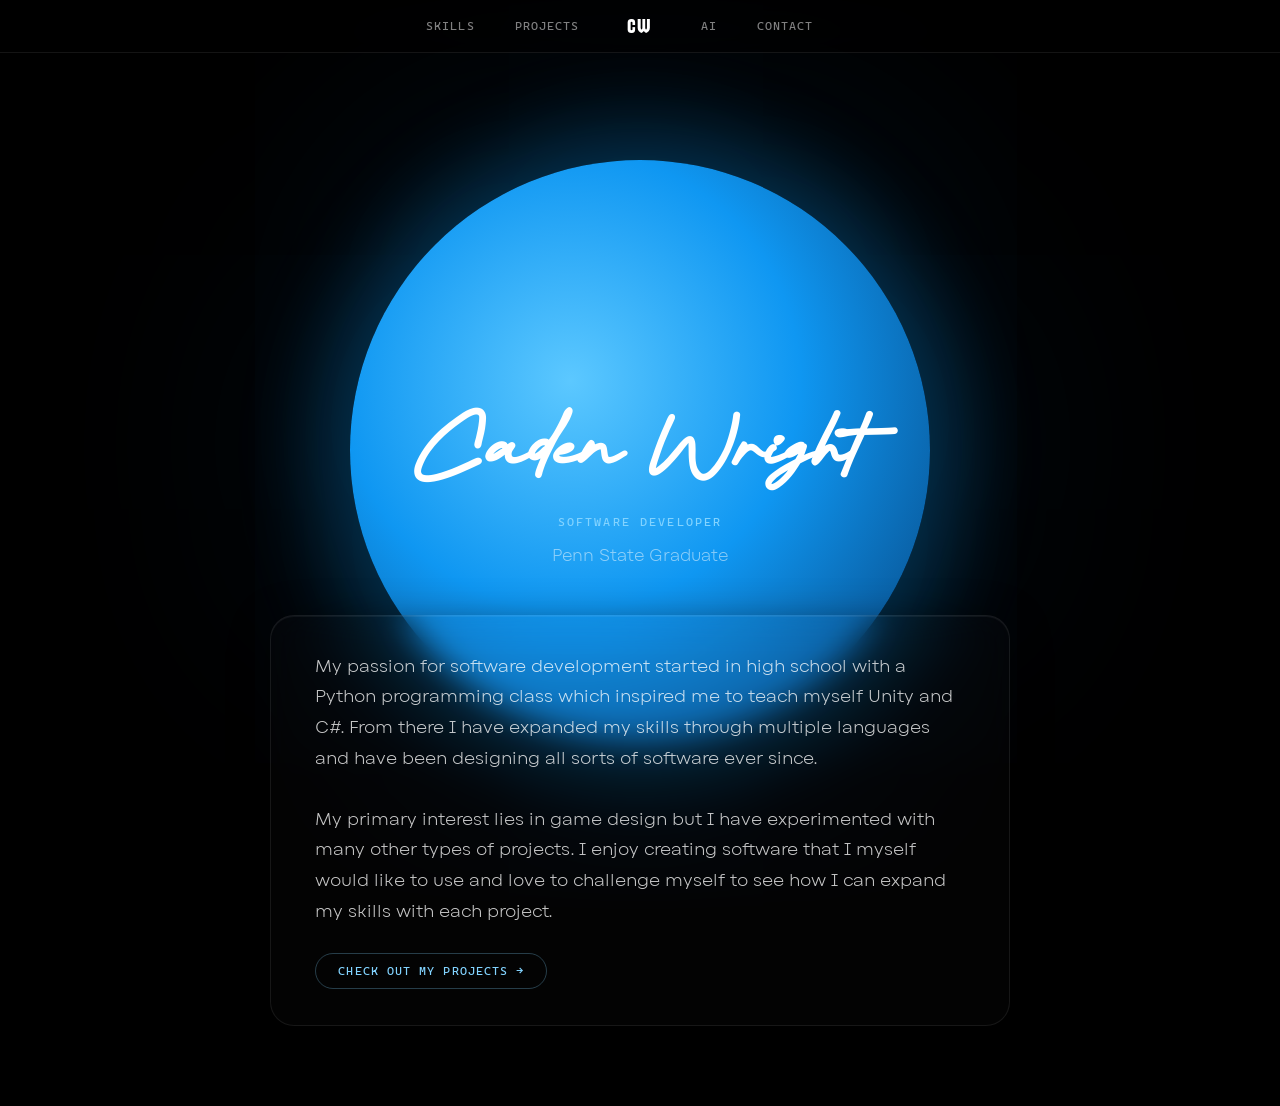
<file: index.html>
<!DOCTYPE html>
<html lang="en">
<head>
  <script>(function(){var m=document.cookie.match(/(?:^|; )aiEnhanced=([^;]*)/);var v=m?decodeURIComponent(m[1]):null;if(v!==null&&v!=="true"){document.documentElement.className="original";}})();</script>
  
  <link id="main-stylesheet" rel="stylesheet" href="style.css">
  <script src="ai-toggle.js"></script>
  <meta charset="UTF-8">
  <meta name="viewport" content="width=device-width, initial-scale=1.0">
  <title>Caden Wright | Portfolio</title>
</head>
<body>  <div class="topbar">
    <div class="nav-left">
      <a href="skills.html" class="page">Skills</a>
      <a href="projects.html" class="page">Projects</a>
    </div>
    <a href="index.html" class="initals">CW</a>
    <div class="nav-right">
      <a href="ai.html" class="page">AI</a>
      <a href="contact.html" class="page">Contact</a>
    </div>
  <!-- Original mode flat nav -->
  <a href="skills.html" class="page page-flat">Skills</a>
  <a href="projects.html" class="page page-flat">Projects</a>
  <a href="index.html" class="initals initals-flat">CW</a>
  <a href="ai.html" class="page page-flat">AI</a>
  <a href="contact.html" class="page page-flat">Contact</a>
  </div>

  <div class="background">
    <div class="circle"></div>
    <div class="circle2"></div>
  </div>

  <div class="home-content">
    <h2 class="fade-up fade-up-1">Caden Wright</h2>
	<h3 class = "original-subtitle">Software Developer | Penn State Graduate</h3>
    <p class="home-eyebrow fade-up fade-up-2">Software Developer</p>
    <p class="home-subtitle fade-up fade-up-2">Penn State Graduate</p>
    <div class="bio-card fade-up fade-up-3">
      <p>My passion for software development started in high school with a Python programming
      class which inspired me to teach myself Unity and C#. From there I have expanded my
      skills through multiple languages and have been designing all sorts of software ever since.
      <br><br>
      My primary interest lies in game design but I have experimented with many other types of
      projects. I enjoy creating software that I myself would like to use and love to challenge
      myself to see how I can expand my skills with each project.</p>
      <a href="projects.html" class="cta-link">Check out my projects →</a>
    </div>
  </div>
</body>
</html>
</file>
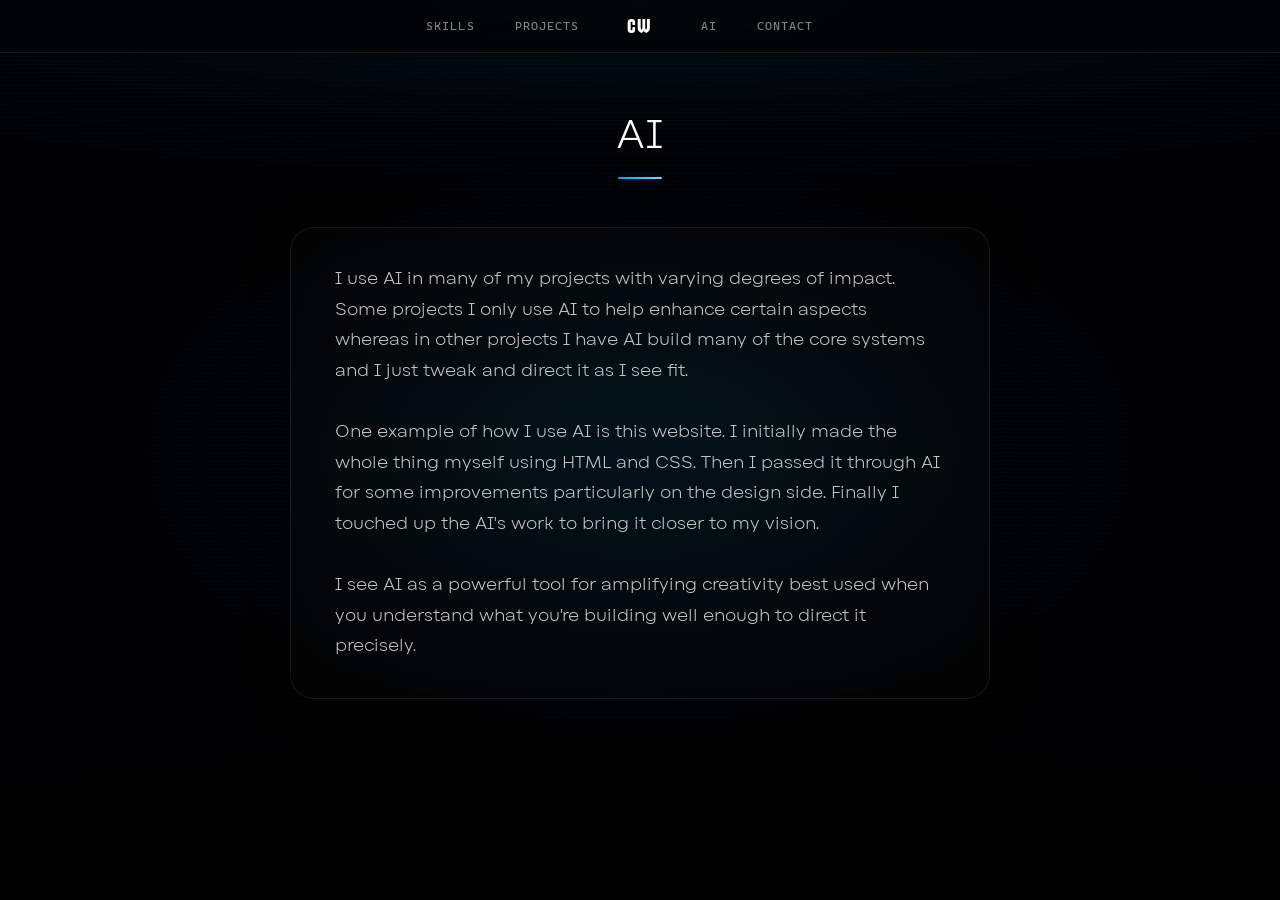
<file: ai.html>
<!DOCTYPE html>
<html lang="en">
<head>
  <script>(function(){var m=document.cookie.match(/(?:^|; )aiEnhanced=([^;]*)/);var v=m?decodeURIComponent(m[1]):null;if(v!==null&&v!=="true"){document.documentElement.className="original";}})();</script>
  
  <link id="main-stylesheet" rel="stylesheet" href="style.css">
  <script src="ai-toggle.js"></script>
  <meta charset="UTF-8">
  <meta name="viewport" content="width=device-width, initial-scale=1.0">
  <title>Caden Wright | AI</title>
  <style>
    .about-card {
      padding: 36px 44px;
      margin: 0 auto 80px;
      text-align: left;
    }

  </style>
</head>
<body>  <div class="topbar">
    <div class="nav-left">
      <a href="skills.html" class="page">Skills</a>
      <a href="projects.html" class="page">Projects</a>
    </div>
    <a href="index.html" class="initals">CW</a>
    <div class="nav-right">
      <a href="ai.html" class="page">AI</a>
      <a href="contact.html" class="page">Contact</a>
    </div>
  <!-- Original mode flat nav -->
  <a href="skills.html" class="page page-flat">Skills</a>
  <a href="projects.html" class="page page-flat">Projects</a>
  <a href="index.html" class="initals initals-flat">CW</a>
  <a href="ai.html" class="page page-flat">AI</a>
  <a href="contact.html" class="page page-flat">Contact</a>
  </div>

  <div class="bg-canvas bg-ai"></div>

  <div class="page-header fade-up">
    <h3 class="page-title">AI</h3>
    <hr class="page-rule">
  </div>

  <div class="about-card fade-up fade-up-2">
    <p>I use AI in many of my projects with varying degrees of impact. Some projects I only
    use AI to help enhance certain aspects whereas in other projects I have AI build
    many of the core systems and I just tweak and direct it as I see fit.
    <br><br>
	One example of how I use AI is this website. I initially made the whole thing myself using 
	HTML and CSS. Then I passed it through AI for some improvements particularly on the design side.
	Finally I touched up the AI's work to bring it closer to my vision.
	<br><br>
    I see AI as a powerful tool for amplifying creativity best used when you understand
    what you're building well enough to direct it precisely.</p>
  </div>

</body>
</html>
</file>
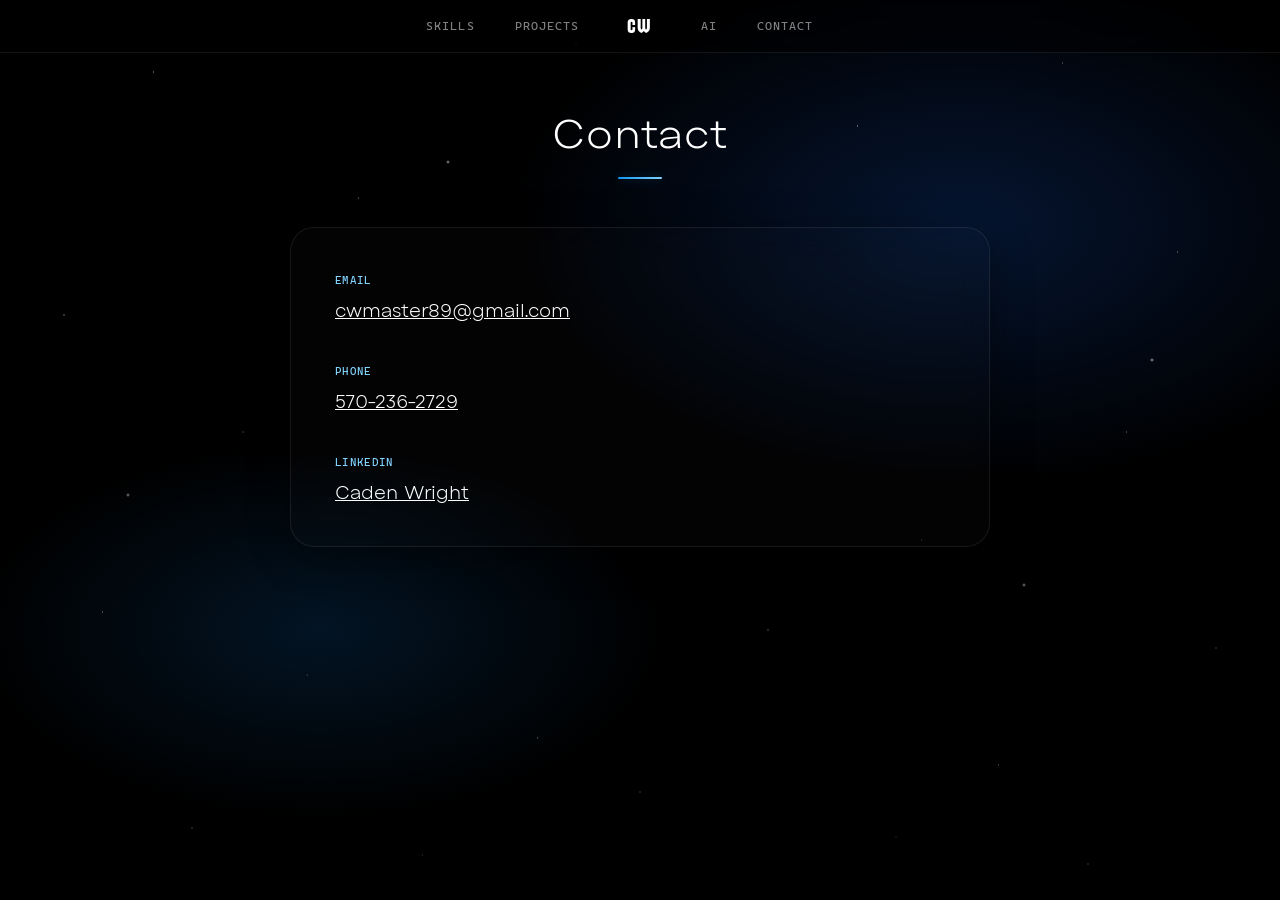
<file: contact.html>
<!DOCTYPE html>
<html lang="en">
<head>
  <script>(function(){var m=document.cookie.match(/(?:^|; )aiEnhanced=([^;]*)/);var v=m?decodeURIComponent(m[1]):null;if(v!==null&&v!=="true"){document.documentElement.className="original";}})();</script>
  
  <link id="main-stylesheet" rel="stylesheet" href="style.css">
  <script src="ai-toggle.js"></script>
  <meta charset="UTF-8">
  <meta name="viewport" content="width=device-width, initial-scale=1.0">
  <title>Caden Wright | Contact</title>
</head>
<body>  <div class="topbar">
    <div class="nav-left">
      <a href="skills.html" class="page">Skills</a>
      <a href="projects.html" class="page">Projects</a>
    </div>
    <a href="index.html" class="initals">CW</a>
    <div class="nav-right">
      <a href="ai.html" class="page">AI</a>
      <a href="contact.html" class="page">Contact</a>
    </div>
  <!-- Original mode flat nav -->
  <a href="skills.html" class="page page-flat">Skills</a>
  <a href="projects.html" class="page page-flat">Projects</a>
  <a href="index.html" class="initals initals-flat">CW</a>
  <a href="ai.html" class="page page-flat">AI</a>
  <a href="contact.html" class="page page-flat">Contact</a>
  </div>

  <div class="bg-canvas bg-contact"></div>

  <div class="page-header fade-up">
    <h3 class="page-title">Contact</h3>
    <hr class="page-rule">
  </div>

  <div class="bubble2 fade-up fade-up-1">
    <p>
      <span style="font-family: Cascadia, monospace; font-size: 11px; letter-spacing: 0.12em; text-transform: uppercase; color: var(--blue-light);">Email</span><br>
      <a href="mailto:cwmaster89@gmail.com" style="font-size: 18px;">cwmaster89@gmail.com</a>
    </p>
    <p style="margin-top: 28px;">
      <span style="font-family: Cascadia, monospace; font-size: 11px; letter-spacing: 0.12em; text-transform: uppercase; color: var(--blue-light);">Phone</span><br>
      <a href="tel:5702362729" style="font-size: 18px;">570-236-2729</a>
    </p>
    <p style="margin-top: 28px;">
      <span style="font-family: Cascadia, monospace; font-size: 11px; letter-spacing: 0.12em; text-transform: uppercase; color: var(--blue-light);">LinkedIn</span><br>
      <a href="https://www.linkedin.com/in/caden-wright-802077251/" style="font-size: 18px;">Caden Wright</a>
    </p>
  </div>
</body>
</html>
</file>
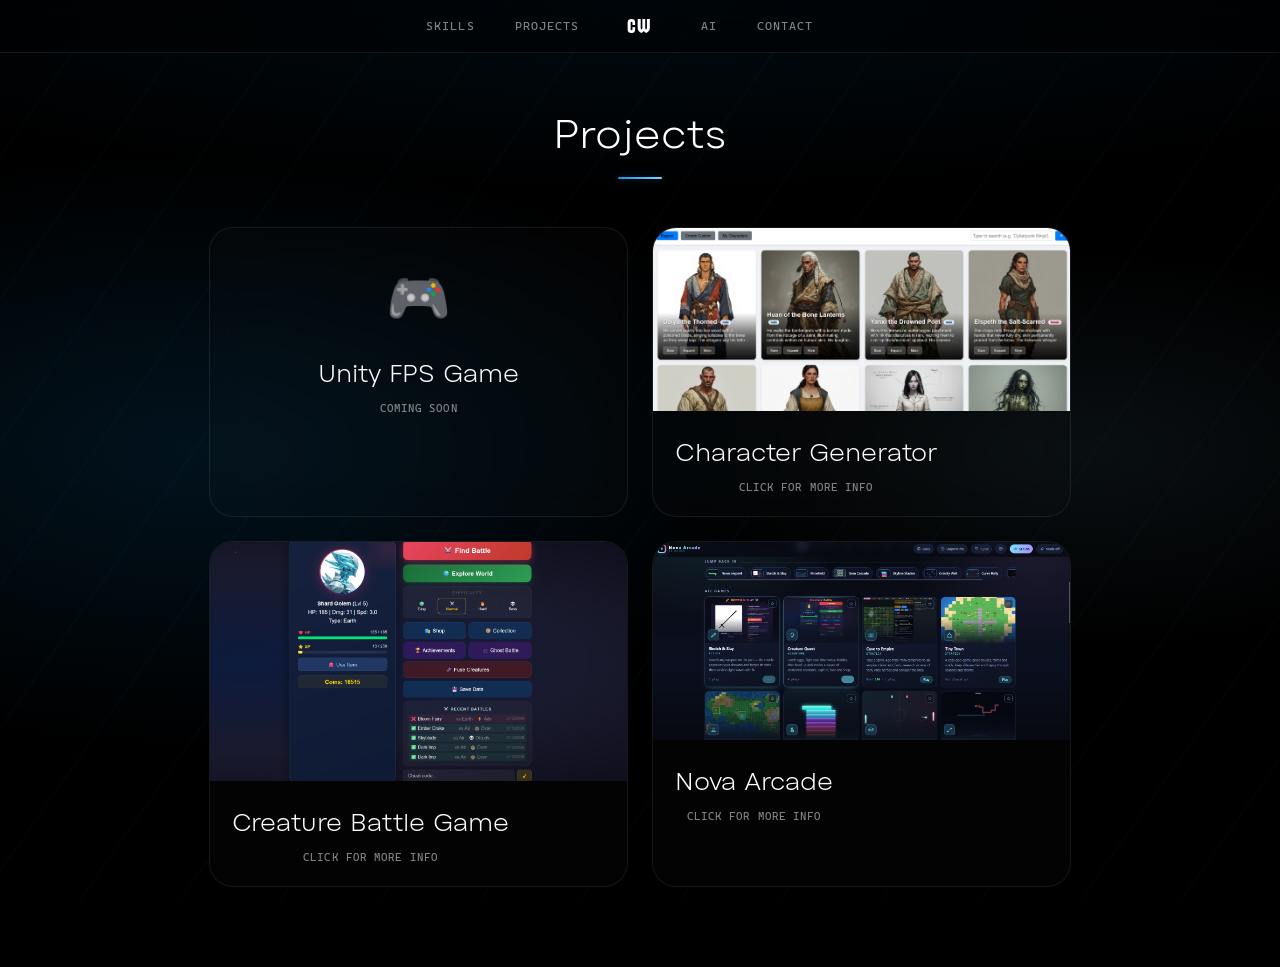
<file: projects.html>
<!DOCTYPE html>
<html lang="en">
<head>
  <script>(function(){var m=document.cookie.match(/(?:^|; )aiEnhanced=([^;]*)/);var v=m?decodeURIComponent(m[1]):null;if(v!==null&&v!=="true"){document.documentElement.className="original";}})();</script>
  
  <link id="main-stylesheet" rel="stylesheet" href="style.css">
  <script src="ai-toggle.js"></script>
  <meta charset="UTF-8">
  <meta name="viewport" content="width=device-width, initial-scale=1.0">
  <title>Caden Wright | Projects</title>
</head>
<body>  <div class="topbar">
    <div class="nav-left">
      <a href="skills.html" class="page">Skills</a>
      <a href="projects.html" class="page">Projects</a>
    </div>
    <a href="index.html" class="initals">CW</a>
    <div class="nav-right">
      <a href="ai.html" class="page">AI</a>
      <a href="contact.html" class="page">Contact</a>
    </div>
  <!-- Original mode flat nav -->
  <a href="skills.html" class="page page-flat">Skills</a>
  <a href="projects.html" class="page page-flat">Projects</a>
  <a href="index.html" class="initals initals-flat">CW</a>
  <a href="ai.html" class="page page-flat">AI</a>
  <a href="contact.html" class="page page-flat">Contact</a>
  </div>

  <div class="bg-canvas bg-projects"></div>

  <div class="page-header fade-up">
    <h3 class="page-title">Projects</h3>
    <hr class="page-rule">
  </div>

  <div class="projectsholder">
    <div class="project placeholder-project fade-up fade-up-1">
      <div class="project-inner">
        <div class="project-placeholder-img">🎮</div>
        <h3>Unity FPS Game</h3>
        <h5>Coming Soon</h5>
      </div>
    </div>

    <button class="project fade-up fade-up-2" popovertarget="characterpopup">
      <img src="CharacterGenerator.png" class="projectimage" alt="Character Generator screenshot">
      <div class="project-inner">
        <h3>Character Generator</h3>
        <h5>Click for more info</h5>
      </div>
    </button>

    <button class="project fade-up fade-up-3" popovertarget="creaturepopup">
      <img src="CreatureBattleGame.png" class="projectimage" alt="Creature Battle Game screenshot">
      <div class="project-inner">
        <h3>Creature Battle Game</h3>
        <h5>Click for more info</h5>
      </div>
    </button>

    <button class="project fade-up fade-up-4" popovertarget="novapopup">
      <img src="NovaArcade.png" class="projectimage" alt="Nova Arcade screenshot">
      <div class="project-inner">
        <h3>Nova Arcade</h3>
        <h5>Click for more info</h5>
      </div>
    </button>
  </div>

  <div id="creaturepopup" popover>
    <button onclick="this.closest('[popover]').hidePopover()" class="popover-close">✕</button>
    <h3>Creature Battle Game</h3>
    <img src="CreatureBattleGame2.png" class="projectimage2" alt="Creature Battle Game detail">
    <h3>Play Here: <a href="https://perchance.org/7ziblowqep" target="_blank">Creature Battle Game</a></h3>
    <p>I built this game on a website called perchance. This site allows you to build a
    website with HTML, CSS, and Javascript and then have it be publicly available for free.
    <br><br>In this game you can collect, battle, evolve and even fuse creatures. All images
    are dynamically AI generated so that means that you can fuse any 2 creatures together and get a
    completely unique result.</p>
  </div>

  <div id="characterpopup" popover>
    <button onclick="this.closest('[popover]').hidePopover()" class="popover-close">✕</button>
    <h3>Character Generator</h3>
    <img src="CharacterGenerator2.png" class="projectimage2" alt="Character Generator detail">
    <h3>Play Here: <a href="https://perchance.org/vb21jvvf22" target="_blank">Character Generator</a></h3>
    <p>I built this generator on a website called perchance. This site allows you to build a
    website with HTML, CSS, and Javascript and then have it be publicly available for free.
    <br><br>With this generator you can harness the power of AI to generate all sorts of
    characters. There are many features here including (but not limited to) the ability to
    generate images of your character, interact with an AI chat to design a custom character,
    or edit any details of the auto generated characters. I put a lot of different features
    into this one so I encourage you to explore.</p>
  </div>

  <div id="novapopup" popover>
    <button onclick="this.closest('[popover]').hidePopover()" class="popover-close">✕</button>
    <h3>Nova Arcade</h3>
    <img src="NovaArcade.png" class="projectimage2" alt="Nova Arcade detail">
    <h3>Play Here: <a href="https://nova-arcade.cwmaster89.workers.dev/" target="_blank">Nova Arcade</a></h3>
    <p>Nova Arcade is a collection of 22 browser games in one arcade, spanning action,
    strategy and adventure. It includes titles like Sketch &amp; Slay, Cave to Empire, Tiny Town
    and Creature Quest.
    <br><br>The arcade keeps track of your plays and best scores, lets you favorite games and
    jump back into ones you've played, and has a "Surprise me" button if you can't decide.</p>
  </div>
</body>
</html>
</file>
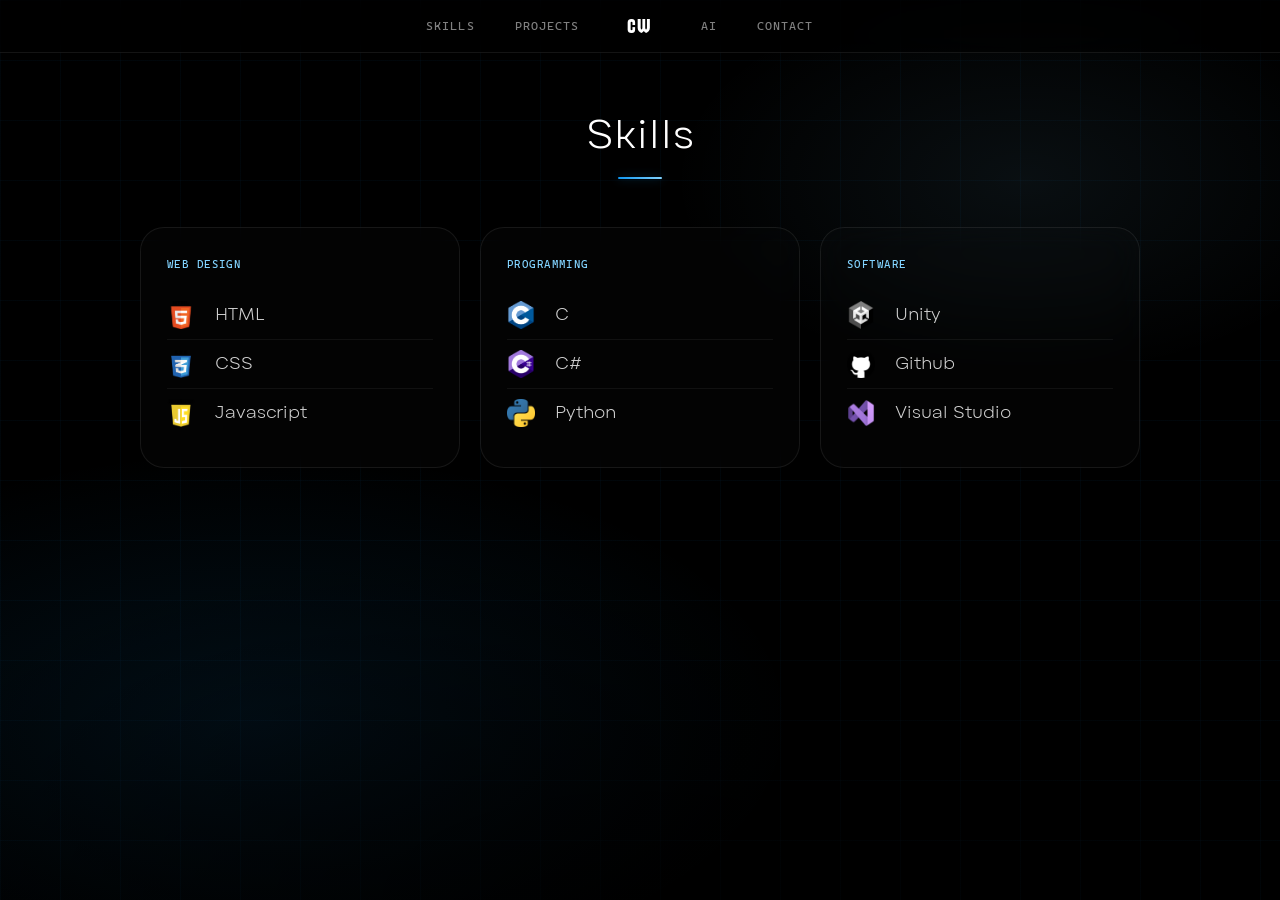
<file: skills.html>
<!DOCTYPE html>
<html lang="en">
<head>
  <script>(function(){var m=document.cookie.match(/(?:^|; )aiEnhanced=([^;]*)/);var v=m?decodeURIComponent(m[1]):null;if(v!==null&&v!=="true"){document.documentElement.className="original";}})();</script>
  
  <link id="main-stylesheet" rel="stylesheet" href="style.css">
  <script src="ai-toggle.js"></script>
  <meta charset="UTF-8">
  <meta name="viewport" content="width=device-width, initial-scale=1.0">
  <title>Caden Wright | Skills</title>
</head>
<body>  <div class="topbar">
    <div class="nav-left">
      <a href="skills.html" class="page">Skills</a>
      <a href="projects.html" class="page">Projects</a>
    </div>
    <a href="index.html" class="initals">CW</a>
    <div class="nav-right">
      <a href="ai.html" class="page">AI</a>
      <a href="contact.html" class="page">Contact</a>
    </div>
  <!-- Original mode flat nav -->
  <a href="skills.html" class="page page-flat">Skills</a>
  <a href="projects.html" class="page page-flat">Projects</a>
  <a href="index.html" class="initals initals-flat">CW</a>
  <a href="ai.html" class="page page-flat">AI</a>
  <a href="contact.html" class="page page-flat">Contact</a>
  </div>

  <div class="bg-canvas bg-skills"></div>

  <div class="page-header fade-up">
    <h3 class="page-title">Skills</h3>
    <hr class="page-rule">
  </div>

  <div class="skillcardholder">
    <div class="skillcard fade-up fade-up-1">
      <h3>Web Design</h3>
      <ul>
        <li style="background-image: url('HTML5.png');">HTML</li>
        <li style="background-image: url('css3.png');">CSS</li>
        <li style="background-image: url('javascript.png');">Javascript</li>
      </ul>
    </div>
    <div class="skillcard fade-up fade-up-2">
      <h3>Programming</h3>
      <ul>
        <li style="background-image: url('C.png');">C</li>
        <li style="background-image: url('C_sharp.png');">C#</li>
        <li style="background-image: url('Python.png');">Python</li>
      </ul>
    </div>
    <div class="skillcard fade-up fade-up-3">
      <h3>Software</h3>
      <ul>
        <li style="background-image: url('unity.png');">Unity</li>
        <li style="background-image: url('github.png');">Github</li>
        <li style="background-image: url('Visual_Studio.png');">Visual Studio</li>
      </ul>
    </div>
  </div>
</body>
</html>
</file>
<file: style.css>
/* ============================================
   CADEN WRIGHT PORTFOLIO
   ============================================ */

:root {
  --blue-core:    #0f97f2;
  --blue-light:   #82d3ff;
  --blue-glow:    rgba(15, 151, 242, 0.35);
  --glass-bg:     rgba(90, 90, 90, 0.04);
  --glass-border: rgba(255, 255, 255, 0.08);
  --text-primary: #ffffff;
  --text-dim:     rgba(255, 255, 255, 0.5);
  --radius-xl:    24px;
  --transition:   0.25s cubic-bezier(0.4, 0, 0.2, 1);
}

html { scroll-behavior: smooth; }
*, *::before, *::after { box-sizing: border-box; }

body {
  background-color: #000;
  color: var(--text-primary);
  margin: 0;
  font-family: Alphazet, sans-serif;
  -webkit-font-smoothing: antialiased;
  min-height: 100vh;
}

/* ══════════════════════════════════════
   NAVIGATION — 3-column grid so CW
   sits perfectly centred at all times
   ══════════════════════════════════════ */
.topbar {
  display: grid;
  grid-template-columns: 1fr auto 1fr;
  align-items: stretch;
  width: 100%;
  position: sticky;
  top: 0;
  z-index: 1000;
  background: rgba(0, 0, 0, 0.45);
  backdrop-filter: blur(20px);
  -webkit-backdrop-filter: blur(20px);
  border-bottom: 1px solid var(--glass-border);
}

/* Left group */
.nav-left {
  display: flex;
  align-items: stretch;
  justify-content: flex-end;
}

/* Right group */
.nav-right {
  display: flex;
  align-items: stretch;
  justify-content: flex-start;
}

.initals {
  font-family: Maqui, sans-serif;
  font-size: 20px;
  text-decoration: none;
  color: var(--text-primary);
  padding: 14px 28px;
  letter-spacing: 0.06em;
  transition: color var(--transition), text-shadow var(--transition);
  white-space: nowrap;
  display: flex;
  align-items: center;
}

.initals:link, .initals:visited { color: var(--text-primary); }
.initals:hover {
  color: var(--blue-light);
  text-shadow: 0 0 20px var(--blue-glow);
}

.page {
  font-family: Cascadia, monospace;
  font-size: 12px;
  letter-spacing: 0.09em;
  text-transform: uppercase;
  text-decoration: none;
  color: var(--text-dim);
  padding: 0 20px;
  display: flex;
  align-items: center;
  transition: color var(--transition);
  position: relative;
  white-space: nowrap;
}

.page:link, .page:visited { color: var(--text-dim); }
.page:hover { color: var(--text-primary); }

.page::after {
  content: '';
  position: absolute;
  bottom: 0; left: 50%;
  transform: translateX(-50%);
  width: 0; height: 1px;
  background: var(--blue-light);
  transition: width var(--transition);
  box-shadow: 0 0 6px var(--blue-light);
}
.page:hover::after { width: 55%; }

/* ══════════════════════════════════════
   PAGE BACKGROUNDS (fixed, per-page)
   ══════════════════════════════════════ */

/* Shared canvas layer */
.bg-canvas {
  position: fixed;
  inset: 0;
  z-index: -1;
  pointer-events: none;
  overflow: hidden;
}

/* ── Home: glowing orb (existing) ── */
.background {
  position: fixed;
  inset: 0;
  z-index: -1;
  display: flex;
  justify-content: center;
  align-items: center;
  pointer-events: none;
  overflow: hidden;
}

.circle {
  width: clamp(300px, 48vw, 580px);
  height: clamp(300px, 48vw, 580px);
  border-radius: 50%;
  background: radial-gradient(circle at 38% 38%, #5cc8ff, #0f97f2 45%, #063a70);
  box-shadow: 0 0 80px 30px rgba(15,151,242,0.28), 0 0 240px 80px rgba(15,151,242,0.10);
  animation: float 7s ease-in-out infinite;
  flex-shrink: 0;
}

.circle2 {
  position: absolute;
  width: clamp(300px, 48vw, 580px);
  height: clamp(300px, 48vw, 580px);
  border-radius: 50%;
  background: transparent;
  animation: float2 7s ease-in-out infinite;
}

@keyframes float {
  0%,100% { transform: translateY(0);     box-shadow: 0 0 80px 30px rgba(15,151,242,0.28), 0 0 240px 80px rgba(15,151,242,0.10); }
  50%      { transform: translateY(-26px); box-shadow: 0 0 120px 40px rgba(15,151,242,0.42), 0 0 320px 100px rgba(15,151,242,0.16); }
}
@keyframes float2 {
  0%,100% { transform: translateY(0); background: rgba(0,217,255,0.07); }
  50%      { transform: translateY(-26px); background: rgba(0,217,255,0); }
}

/* ── Skills: animated circuit grid ── */
.bg-skills {
  background:
    linear-gradient(rgba(15,151,242,0.04) 1px, transparent 1px),
    linear-gradient(90deg, rgba(15,151,242,0.04) 1px, transparent 1px);
  background-size: 60px 60px;
  background-color: #000;
  animation: gridScroll 20s linear infinite;
}

.bg-skills::before {
  content: '';
  position: absolute;
  inset: 0;
  background:
    radial-gradient(ellipse 70% 50% at 20% 80%, rgba(15,151,242,0.10) 0%, transparent 60%),
    radial-gradient(ellipse 50% 40% at 80% 20%, rgba(130,211,255,0.07) 0%, transparent 55%);
}

.bg-skills::after {
  content: '';
  position: absolute;
  inset: 0;
  background: radial-gradient(ellipse 100% 60% at 50% 100%, rgba(0,0,0,0.7) 0%, transparent 70%);
}

@keyframes gridScroll {
  from { background-position: 0 0, 0 0; }
  to   { background-position: 60px 60px, 60px 60px; }
}

/* ── Projects: diagonal light rays ── */
.bg-projects {
  background: #000;
}

.bg-projects::before {
  content: '';
  position: absolute;
  inset: 0;
  background:
    repeating-linear-gradient(
      -55deg,
      transparent,
      transparent 80px,
      rgba(15,151,242,0.025) 80px,
      rgba(15,151,242,0.025) 82px
    );
  animation: rayShift 12s linear infinite;
}

.bg-projects::after {
  content: '';
  position: absolute;
  inset: 0;
  background:
    radial-gradient(ellipse 80% 55% at 15% 50%, rgba(15,151,242,0.12) 0%, transparent 60%),
    radial-gradient(ellipse 60% 40% at 85% 50%, rgba(130,211,255,0.07) 0%, transparent 55%),
    radial-gradient(ellipse 100% 30% at 50% 0%,   rgba(15,151,242,0.08) 0%, transparent 70%);
}

@keyframes rayShift {
  from { background-position: 0 0; }
  to   { background-position: 164px 0; }
}

/* ── Contact: star field + nebula ── */
.bg-contact {
  background: #000;
}

/* Stars layer via tiny box-shadows (CSS-only, no JS) */
.bg-contact::before {
  content: '';
  position: absolute;
  inset: 0;
  background-image:
    radial-gradient(1px 1px at 12% 8%,  rgba(255,255,255,0.7) 0%, transparent 100%),
    radial-gradient(1px 1px at 28% 22%, rgba(255,255,255,0.5) 0%, transparent 100%),
    radial-gradient(1px 1px at 45% 5%,  rgba(255,255,255,0.6) 0%, transparent 100%),
    radial-gradient(1px 1px at 67% 14%, rgba(255,255,255,0.8) 0%, transparent 100%),
    radial-gradient(1px 1px at 83% 7%,  rgba(255,255,255,0.5) 0%, transparent 100%),
    radial-gradient(1px 1px at 92% 28%, rgba(255,255,255,0.6) 0%, transparent 100%),
    radial-gradient(1px 1px at 5%  35%, rgba(255,255,255,0.7) 0%, transparent 100%),
    radial-gradient(1px 1px at 19% 48%, rgba(255,255,255,0.4) 0%, transparent 100%),
    radial-gradient(1px 1px at 37% 55%, rgba(255,255,255,0.6) 0%, transparent 100%),
    radial-gradient(1px 1px at 55% 42%, rgba(255,255,255,0.5) 0%, transparent 100%),
    radial-gradient(1px 1px at 72% 60%, rgba(255,255,255,0.7) 0%, transparent 100%),
    radial-gradient(1px 1px at 88% 48%, rgba(255,255,255,0.5) 0%, transparent 100%),
    radial-gradient(1px 1px at 8%  68%, rgba(255,255,255,0.6) 0%, transparent 100%),
    radial-gradient(1px 1px at 24% 75%, rgba(255,255,255,0.4) 0%, transparent 100%),
    radial-gradient(1px 1px at 42% 82%, rgba(255,255,255,0.7) 0%, transparent 100%),
    radial-gradient(1px 1px at 60% 70%, rgba(255,255,255,0.5) 0%, transparent 100%),
    radial-gradient(1px 1px at 78% 85%, rgba(255,255,255,0.6) 0%, transparent 100%),
    radial-gradient(1px 1px at 95% 72%, rgba(255,255,255,0.4) 0%, transparent 100%),
    radial-gradient(1px 1px at 15% 92%, rgba(255,255,255,0.6) 0%, transparent 100%),
    radial-gradient(1px 1px at 33% 95%, rgba(255,255,255,0.5) 0%, transparent 100%),
    radial-gradient(1px 1px at 50% 88%, rgba(255,255,255,0.7) 0%, transparent 100%),
    radial-gradient(1px 1px at 70% 93%, rgba(255,255,255,0.4) 0%, transparent 100%),
    radial-gradient(1px 1px at 85% 96%, rgba(255,255,255,0.6) 0%, transparent 100%),
    /* slightly bigger stars */
    radial-gradient(2px 2px at 35% 18%, rgba(255,255,255,0.6) 0%, transparent 100%),
    radial-gradient(2px 2px at 62% 32%, rgba(200,230,255,0.7) 0%, transparent 100%),
    radial-gradient(2px 2px at 80% 65%, rgba(255,255,255,0.5) 0%, transparent 100%),
    radial-gradient(2px 2px at 10% 55%, rgba(200,230,255,0.6) 0%, transparent 100%),
    radial-gradient(2px 2px at 90% 40%, rgba(255,255,255,0.7) 0%, transparent 100%);
  animation: starTwinkle 8s ease-in-out infinite alternate;
}

.bg-contact::after {
  content: '';
  position: absolute;
  inset: 0;
  background:
    radial-gradient(ellipse 55% 45% at 75% 25%, rgba(15,60,140,0.35) 0%, transparent 65%),
    radial-gradient(ellipse 45% 35% at 25% 70%, rgba(15,100,180,0.20) 0%, transparent 60%),
    radial-gradient(ellipse 70% 30% at 50% 100%, rgba(0,0,0,0.8) 0%, transparent 100%);
}

@keyframes starTwinkle {
  from { opacity: 0.7; }
  to   { opacity: 1; }
}

/* ── AI: data-stream scanlines ── */
.bg-ai {
  background: #000;
}

.bg-ai::before {
  content: '';
  position: absolute;
  inset: 0;
  background: repeating-linear-gradient(
    0deg,
    transparent,
    transparent 3px,
    rgba(15,151,242,0.025) 3px,
    rgba(15,151,242,0.025) 4px
  );
  animation: scanDown 6s linear infinite;
}

.bg-ai::after {
  content: '';
  position: absolute;
  inset: 0;
  background:
    radial-gradient(ellipse 60% 50% at 50% 50%, rgba(15,151,242,0.10) 0%, transparent 65%),
    radial-gradient(ellipse 80% 20% at 50% 0%,  rgba(15,151,242,0.08) 0%, transparent 100%),
    radial-gradient(ellipse 80% 20% at 50% 100%, rgba(0,0,0,0.9) 0%, transparent 100%);
}

@keyframes scanDown {
  from { background-position: 0 0; }
  to   { background-position: 0 40px; }
}

/* ══════════════════════════════════════
   TYPOGRAPHY
   ══════════════════════════════════════ */
h2 {
  font-family: Empathy, serif;
  font-size: clamp(52px, 8vw, 88px);
  color: var(--text-primary);
  margin: 0;
  margin-top: 17%;
  padding-top: clamp(90px, 16vh, 150px);
  letter-spacing: -0.01em;
  line-height: 1;
}

h3 {
  font-family: Alphazet, sans-serif;
  font-size: clamp(18px, 2.2vw, 24px);
  margin: 0;
  color: var(--text-primary);
  font-weight: normal;
}

h5 {
  font-family: Cascadia, monospace;
  font-size: 11px;
  letter-spacing: 0.1em;
  text-transform: uppercase;
  color: var(--text-dim);
  margin: 0;
  font-weight: normal;
}

p {
  font-family: Alphazet, sans-serif;
  font-size: clamp(14px, 1.5vw, 17px);
  color: rgba(255,255,255,0.78);
  line-height: 1.8;
  margin: 0;
}

a         { color: var(--text-primary); }
a:link    { color: var(--text-primary); }
a:visited { color: var(--text-primary); }
a:active  { color: var(--blue-light); }

/* ══════════════════════════════════════
   ANIMATIONS
   ══════════════════════════════════════ */
@keyframes fadeUp {
  from { opacity: 0; transform: translateY(20px); }
  to   { opacity: 1; transform: translateY(0); }
}

.fade-up   { animation: fadeUp 0.55s cubic-bezier(0.4,0,0.2,1) both; }
.fade-up-1 { animation-delay: 0.05s; }
.fade-up-2 { animation-delay: 0.14s; }
.fade-up-3 { animation-delay: 0.23s; }
.fade-up-4 { animation-delay: 0.32s; }

/* ══════════════════════════════════════
   HOME
   ══════════════════════════════════════ */
.home-content {
  display: flex;
  flex-direction: column;
  align-items: center;
  text-align: center;
  padding: 0 24px 80px;
}

.home-eyebrow {
  font-family: Cascadia, monospace;
  font-size: 12px;
  letter-spacing: 0.18em;
  text-transform: uppercase;
  color: var(--blue-light);
  margin: 18px 0 0;
}

.home-subtitle {
  font-family: Alphazet, sans-serif;
  font-size: clamp(13px, 1.5vw, 16px);
  color: var(--text-dim);
  margin: 8px 0 44px;
}

.bio-card {
  background: var(--glass-bg);
  border: 1px solid var(--glass-border);
  border-radius: var(--radius-xl);
  padding: 36px 44px;
  width: clamp(300px, 60%, 740px);
  backdrop-filter: blur(16px);
  -webkit-backdrop-filter: blur(16px);
  box-shadow: 0 8px 40px rgba(0,0,0,0.45), inset 0 1px 0 rgba(255,255,255,0.05);
  text-align: left;
}

.cta-link {
  display: inline-flex;
  align-items: center;
  gap: 8px;
  font-family: Cascadia, monospace;
  font-size: 12px;
  letter-spacing: 0.09em;
  text-transform: uppercase;
  color: var(--blue-light);
  text-decoration: none;
  margin-top: 26px;
  padding: 10px 22px;
  border: 1px solid rgba(130,211,255,0.28);
  border-radius: 30px;
  transition: background var(--transition), border-color var(--transition),
              box-shadow var(--transition), color var(--transition);
}
.cta-link:link, .cta-link:visited { color: var(--blue-light); }
.cta-link:hover {
  background: rgba(130,211,255,0.09);
  border-color: rgba(130,211,255,0.6);
  box-shadow: 0 0 20px rgba(130,211,255,0.18);
  color: #fff;
}

/* ══════════════════════════════════════
   PAGE HEADER
   ══════════════════════════════════════ */
.page-header {
  text-align: center;
  padding: 52px 24px 0;
}

.page-title {
  font-family: Alphazet, sans-serif;
  font-size: clamp(26px, 3.5vw, 40px);
  color: var(--text-primary);
  margin: 0 0 12px;
  letter-spacing: 0.02em;
}

.page-rule {
  width: 44px;
  height: 2px;
  background: linear-gradient(to right, var(--blue-core), var(--blue-light));
  border: none;
  margin: 0 auto 48px;
  border-radius: 2px;
  box-shadow: 0 0 10px var(--blue-glow);
}

/* ══════════════════════════════════════
   SKILLS
   ══════════════════════════════════════ */
.skillcardholder {
  display: flex;
  flex-wrap: wrap;
  justify-content: center;
  gap: 20px;
  padding: 0 24px 80px;
}

.skillcard {
  background: var(--glass-bg);
  border: 1px solid var(--glass-border);
  border-radius: var(--radius-xl);
  padding: 30px 26px;
  width: clamp(240px, 26%, 320px);
  backdrop-filter: blur(16px);
  -webkit-backdrop-filter: blur(16px);
  transition: transform var(--transition), box-shadow var(--transition), border-color var(--transition);
}

.skillcard:hover {
  transform: translateY(-5px);
  border-color: rgba(130,211,255,0.22);
  box-shadow: 0 14px 44px rgba(0,0,0,0.4), 0 0 28px rgba(15,151,242,0.14);
}

.skillcard h3 {
  font-family: Cascadia, monospace;
  font-size: 11px;
  letter-spacing: 0.13em;
  text-transform: uppercase;
  color: var(--blue-light);
  margin-bottom: 20px;
}

.skillcard ul { padding: 0; margin: 0; }

li {
  font-family: Alphazet, sans-serif;
  font-size: 17px;
  list-style: none;
  background-repeat: no-repeat;
  background-position: left center;
  background-size: 28px 28px;
  padding: 11px 8px 11px 48px;
  text-align: left;
  color: rgba(255,255,255,0.82);
  border-bottom: 1px solid rgba(255,255,255,0.055);
}
li:last-child { border-bottom: none; }

/* ══════════════════════════════════════
   PROJECTS
   ══════════════════════════════════════ */
.projectsholder {
  display: flex;
  flex-wrap: wrap;
  justify-content: center;
  gap: 24px;
  padding: 0 24px 80px;
}

.project {
  background: var(--glass-bg);
  border: 1px solid var(--glass-border);
  border-radius: var(--radius-xl);
  padding: 0;
  width: clamp(260px, 34%, 440px);
  cursor: pointer;
  color: var(--text-primary);
  text-align: center;
  overflow: hidden;
  transition: transform var(--transition), box-shadow var(--transition), border-color var(--transition);
  backdrop-filter: blur(16px);
  -webkit-backdrop-filter: blur(16px);
  display: flex;
  flex-direction: column;
}

.project:hover {
  transform: translateY(-5px);
  border-color: rgba(130,211,255,0.28);
  box-shadow: 0 18px 56px rgba(0,0,0,0.5), 0 0 36px rgba(15,151,242,0.13);
}

.project-inner {
  padding: 24px 22px 22px;
  display: flex;
  flex-direction: column;
  align-items: center;
  gap: 10px;
  flex: 1;
}

.projectimage {
  width: 100%;
  display: block;
}

.projectimage2 {
  width: 78%;
  border-radius: 10px;
  margin: 12px 0;
}

.placeholder-project {
  justify-content: center;
  min-height: 200px;
  opacity: 0.4;
}

.project-placeholder-img {
  font-size: 52px;
  padding: 8px 0;
}

/* ── Popover ── */
[popover]:popover-open {
  background: rgba(6, 8, 12, 0.7);
  backdrop-filter: blur(24px);
  -webkit-backdrop-filter: blur(24px);
  border: 1px solid var(--glass-border);
  border-radius: var(--radius-xl);
  box-shadow: 0 24px 80px rgba(0,0,0,0.7), 0 0 60px rgba(15,151,242,0.09);
  padding: 40px 5%;
  height: auto;
  max-height: 80vh;
  width: clamp(300px, 68%, 780px);
  position: fixed;
  inset: 0;
  margin: auto;
  color: var(--text-primary);
  overflow-y: auto;
  text-align: center;

}

[popover]:popover-open p {
  text-align: left;
  margin-top: 20px;
}

.popover-close {
  position: absolute;
  top: 16px;
  right: 20px;
  background: none;
  border: none;
  color: white;
  font-size: 20px;
  cursor: pointer;
  opacity: 0.6;
  transition: opacity 0.2s;
}

.popover-close:hover {
  opacity: 1;
}

/* ══════════════════════════════════════
   CONTACT & GENERAL CARDS
   ══════════════════════════════════════ */
.bubble, .bubble2 {
  background: var(--glass-bg);
  border: 1px solid var(--glass-border);
  border-radius: var(--radius-xl);
  padding: 36px 44px;
  width: clamp(280px, 58%, 700px);
  margin: 0 auto 80px;
  backdrop-filter: blur(16px);
  -webkit-backdrop-filter: blur(16px);
  box-shadow: 0 8px 40px rgba(0,0,0,0.4);
  text-align: left;
}

/* ══════════════════════════════════════
   AI PAGE
   ══════════════════════════════════════ */
.toggle-card, .about-card {
  background: var(--glass-bg);
  border: 1px solid var(--glass-border);
  border-radius: var(--radius-xl);
  backdrop-filter: blur(16px);
  -webkit-backdrop-filter: blur(16px);
  box-shadow: 0 8px 40px rgba(0,0,0,0.4);
  width: clamp(280px, 58%, 700px);
}

/* ══════════════════════════════════════
   MOBILE
   ══════════════════════════════════════ */
@media (max-width: 768px) {
  .topbar {
    grid-template-columns: 1fr auto 1fr;
  }

  .page { padding: 0 10px; font-size: 10px; }
  .initals { padding: 14px 18px; font-size: 18px; }

  h2 { padding-top: clamp(50px, 10vh, 90px); }

  .bio-card, .bubble, .bubble2, .about-card, .toggle-card {
    width: 90%;
    padding: 26px 22px;
  }

  .skillcard, .project { width: 88%; }

  .circle, .circle2 { width: 240px; height: 240px; }

  li { font-size: 15px; padding-left: 42px; background-size: 24px 24px; }

  [popover]:popover-open { width: 90%; padding: 26px 5%; }

}

/* ══════════════════════════════════════
   FONTS
   ══════════════════════════════════════ */
@font-face {
  font-family: 'Maqui';
  src: url('Maqui Hv.otf') format('opentype');
  font-weight: normal; font-style: normal;
}
@font-face {
  font-family: 'Empathy';
  src: url('High Empathy.ttf') format('truetype');
  font-weight: normal; font-style: normal;
}
@font-face {
  font-family: 'Cascadia';
  src: url('CascadiaCode.ttf') format('truetype');
  font-weight: normal; font-style: normal;
}
@font-face {
  font-family: 'Alphazet';
  src: url('Alphazet-Light.ttf') format('truetype');
  font-weight: normal; font-style: normal;
}



/* Hide flat nav in enhanced mode */
.page-flat, .initals-flat { display: none; }
.original-subtitle { display: none; }

/* ============================================
   ORIGINAL MODE  (html.original overrides)
   Every rule matches style-before.css exactly
   ============================================ */

/* Disable smooth scroll */
html.original { scroll-behavior: auto; }

/* Body — centered text like original */
html.original body { text-align: center; }

/* ── Typography ── */
html.original h2 {
  font-size: 80px;
  margin-bottom: 0;
  letter-spacing: 0;
  line-height: normal;
  flex: 1;
}

html.original h3 {
  font-size: 33px;
  margin: 1%;
  letter-spacing: 0;
  font-weight: normal;
}

html.original p {
  margin-top: 8%;
  font-size: 30px;
  line-height: normal;
  color: white;
}

html.original li {
  font-size: 28px;
  background-position: 5% center;
  background-size: 100px 100px;
  padding: 42px;
  border-bottom: none;
  color: white;
  text-align: center;
}

html.original ul {
  text-align: center;
}

/* Links — original hover was scale(1.5), no underline indicator */
html.original a:hover {
  transform: scale(1.5);
  text-shadow: 0 0 15px #82d3ff;
  color: white;
}
html.original a:active { color: rgba(83,130,138,1); }

/* ── Navigation ── */
html.original .topbar {
  display: flex !important;
  grid-template-columns: none !important;
  justify-content: center !important;
  align-items: center !important;
  flex-direction: row !important;
  position: static !important;
  background: none !important;
  backdrop-filter: none !important;
  -webkit-backdrop-filter: none !important;
  border-bottom: none !important;
  padding: 0 !important;
}

/* Hide grid wrapper divs and enhanced initals */
html.original .nav-left,
html.original .nav-right {
  display: none !important;
}

html.original .initals {
  display: none !important;
}

/* Show flat nav links */
html.original .page-flat {
  display: flex !important;
  align-items: center;
  justify-content: center;
  flex: 1;
  font-family: Cascadia, monospace;
  font-size: 16px;
  letter-spacing: 0;
  text-transform: none;
  padding: 18px 24px;
  color: white;
  text-decoration: none;
  text-align: center;
  transition: transform 0.2s ease-in-out;
}
html.original .page-flat:link,
html.original .page-flat:visited { color: white; }
html.original .page-flat:hover {
  color: white;
  text-shadow: 0 0 15px #82d3ff;
}
html.original .page-flat::after { display: none !important; }

html.original .initals-flat {
  display: flex !important;
  align-items: center;
  justify-content: center;
  font-family: Maqui, sans-serif;
  font-size: 30px;
  text-decoration: none;
  color: white;
  padding: 1%;
  width: 20%;
  text-align: center;
  transition: transform 0.2s ease-in-out;
}
html.original .initals-flat:link,
html.original .initals-flat:visited { color: white; }
html.original .initals-flat:hover {
  color: white;
  text-shadow: 0 0 15px #82d3ff;
}

html.original .page {
  font-family: Cascadia, monospace;
  font-size: clamp(11px, 1vw, 16px);
  letter-spacing: 0;
  text-transform: none;
  padding: 18px 24px;
  color: white;
  flex: 1;
  transition: transform 0.2s ease-in-out;
}
html.original .page:link,
html.original .page:visited { color: white; }
html.original .page:hover {
  color: white;
  text-shadow: 0 0 15px #82d3ff;
}
html.original .page::after { display: none !important; }

html.original .initals {
  font-family: Maqui, sans-serif;
  font-size: 30px;
  padding: 1%;
  width: 20%;
  text-align: center;
  letter-spacing: 0;
  color: white;
}

/* ── Disable all fade-up animations ── */
html.original .fade-up {
  animation: none !important;
  opacity: 1 !important;
  transform: none !important;
}

/* ── Home page ── */
html.original .home-content {
  display: block;
  text-align: center;
  padding: 0;
}

/* eyebrow/subtitle shown as plain text, not styled callouts */
html.original .home-eyebrow {
  font-family: Alphazet, sans-serif;
  font-size: 17px;
  color: white;
  letter-spacing: 0;
  text-transform: none;
  margin: 8px 0 0;
}

html.original .home-subtitle {
  font-family: Alphazet, sans-serif;
  font-size: 17px;
  color: white;
  letter-spacing: 0;
  margin: 4px 0 0;
}

html.original .original-subtitle { 
	display: block; 
	font-family: Alphazet, sans-serif;
	font-size: 17px;
	color: white;
	letter-spacing: 0;
	margin: 4px 0 0;
}
html.original .home-eyebrow { display: none; }
html.original .home-subtitle { display: none; }

html.original .bio-card {
  background: rgba(90,90,90,0.15);
  backdrop-filter: blur(10px);
  -webkit-backdrop-filter: blur(10px);
  box-shadow: 0 8px 32px 0 rgba(0,0,0,0.37);
  border: 1px solid rgba(90,90,90,0.25);
  border-radius: 30px;
  padding: 2%;
  width: clamp(400px, 60%, 800px);
  margin: auto;
  margin-top: 100px;
  margin-bottom: 50px;
  text-align: center;
}

html.original .bio-card p {
  font-size: 30px;
  margin-top: 8%;
  color: white;
}

html.original .cta-link {
  display: none !important;
}

/* ── Page titles (skills/projects/contact/ai use .page-title) ── */
html.original .page-header {
  padding: 0;
  text-align: center;
}

html.original .page-title {
  font-family: Alphazet, sans-serif;
  font-size: 40px;
  letter-spacing: 0;
  display: inline-block;
  width: 40%;
  margin: 1% 30%;
  border-bottom: 1px solid white;
  mask-image: radial-gradient(circle, black 60%, transparent 100%);
  -webkit-mask-image: radial-gradient(circle, black 60%, transparent 100%);
  color: white;
}

html.original .page-rule { display: none !important; }

/* ── Skill cards ── */
html.original .skillcardholder {
  gap: 0;
}

html.original .skillcard {
  background: rgba(255,255,255,0.15);
  backdrop-filter: blur(10px);
  -webkit-backdrop-filter: blur(10px);
  box-shadow: 0 8px 32px 0 rgba(0,0,0,0.37);
  border: 1px solid rgba(90,90,90,0.25);
  border-radius: 30px;
  padding: 0.8%;
  width: clamp(400px, 28%, 800px);
  margin: 1.5%;
  transition: transform 0.2s ease-in-out;
}

html.original .skillcard:hover {
  transform: scale(1.1);
  box-shadow: 0 0 10px #82d3ff;
}

html.original .skillcard h3 {
  font-family: Alphazet, sans-serif;
  font-size: 33px;
  letter-spacing: 0;
  text-transform: none;
  color: white;
  margin: 1%;
  margin-bottom: 0;
}

/* ── Project cards ── */
html.original .projectsholder {
  gap: 0;
}

html.original .project {
  background: rgba(255,255,255,0.15);
  backdrop-filter: blur(10px);
  -webkit-backdrop-filter: blur(10px);
  box-shadow: 0 8px 32px 0 rgba(0,0,0,0.37);
  border: 1px solid rgba(90,90,90,0.25);
  border-radius: 30px;
  padding: 0.8%;
  width: clamp(400px, 35%, 800px);
  margin: 2%;
  transition: transform 0.2s ease-in-out;
  overflow: hidden;
}

html.original .project:hover {
  transform: scale(1.1);
  box-shadow: 0 0 10px #82d3ff;
}

html.original .project-inner {
  padding: 16px;
  gap: 4px;
}

html.original .projectimage {
  width: 90%;
  border-radius: 10px;
    display: block;
  margin: 0 auto;
}

/* ── Contact / bubble cards ── */
html.original .bubble,
html.original .bubble2,
html.original .about-card {
  background: rgba(90,90,90,0.15);
  backdrop-filter: blur(10px);
  -webkit-backdrop-filter: blur(10px);
  box-shadow: 0 8px 32px 0 rgba(0,0,0,0.37);
  border: 1px solid rgba(90,90,90,0.25);
  border-radius: 30px;
  padding: 2%;
  width: clamp(400px, 60%, 800px);
  text-align: center;
}

html.original .bubble  { margin: auto; margin-top: 100px; margin-bottom: 50px; }
html.original .bubble2, html.original .about-card { margin: auto; margin-top: 50px;  margin-bottom: 50px; }

/* ── Popover ── */
html.original [popover]:popover-open {
  background: rgba(10,10,10,0.3);
  border-radius: 30px;
  padding: 2%;
  height: 70%;
  width: 70%;
  box-shadow: 0 8px 32px 0 rgba(0,0,0,0.37);
  border: 1px solid rgba(90,90,90,0.25);
}

/* ── Hide new page backgrounds ── */
html.original .bg-canvas {
  display: none !important;
}

/* ── Orb — revert to original style ── */
html.original .circle {
  width: 600px;
  height: 600px;
  min-width: 600px;
  min-height: 600px;
  background: linear-gradient(to right, #0f97f2, #a1d9ff);
  box-shadow: 0 0 20px 10px rgba(52,152,219,0.5);
  animation: floatOriginal 6s ease-in-out infinite;
}

html.original .circle2 {
  width: 600px;
  height: 600px;
  min-width: 600px;
  min-height: 600px;
}

@keyframes floatOriginal {
  0%   { transform: translateY(0);    box-shadow: 0 0 40px 15px rgba(52,152,219,0.5); }
  50%  { transform: translateY(-20px); box-shadow: 0 0 300px 20px rgba(52,152,219,0.6); }
  100% { transform: translateY(0);    box-shadow: 0 0 40px 15px rgba(52,152,219,0.5); }
}

/* ── Scrollbar ── (applied in both modes) */
::-webkit-scrollbar { width: 6px; }
::-webkit-scrollbar-track { background: transparent; }
::-webkit-scrollbar-thumb {
  background: rgba(130, 211, 255, 0.3);
  border-radius: 3px;
}
::-webkit-scrollbar-thumb:hover {
  background: rgba(130, 211, 255, 0.6);
}
* { scrollbar-width: thin; scrollbar-color: rgba(130,211,255,0.3) transparent; }
</file>
